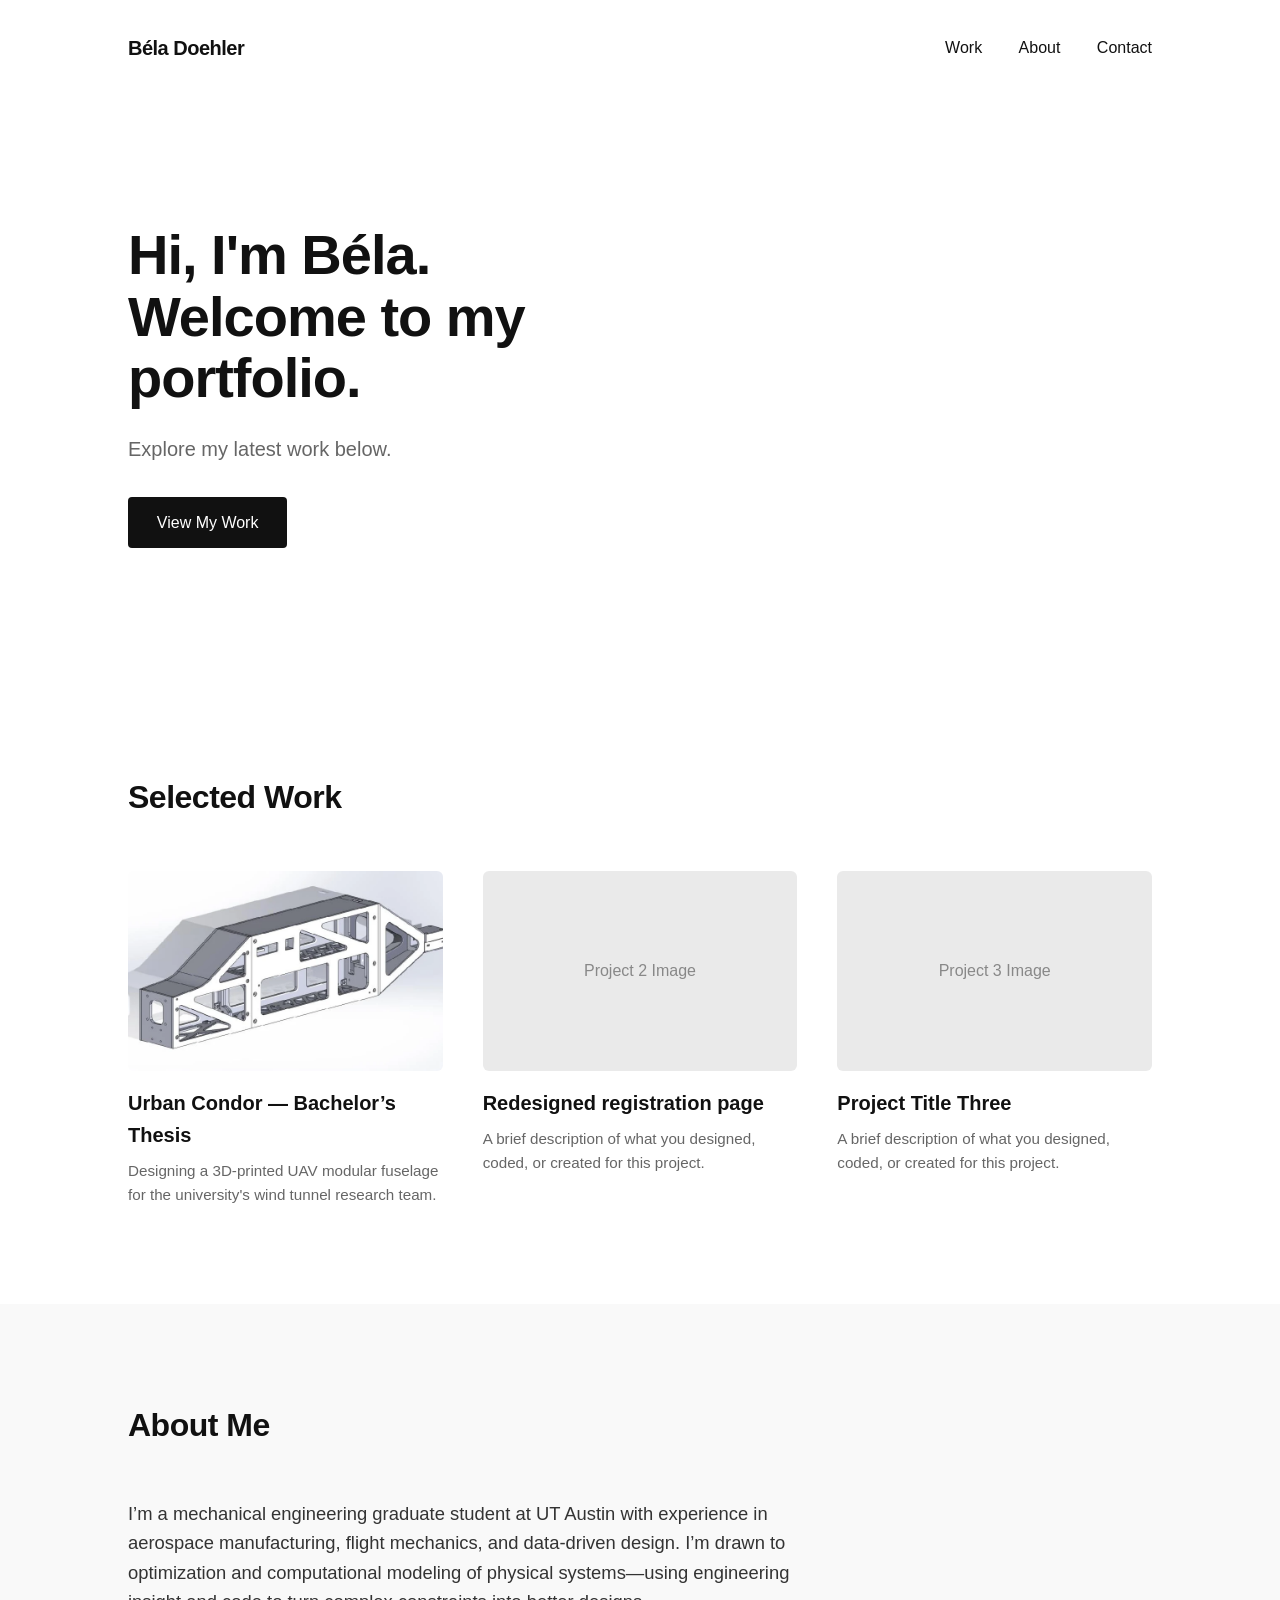
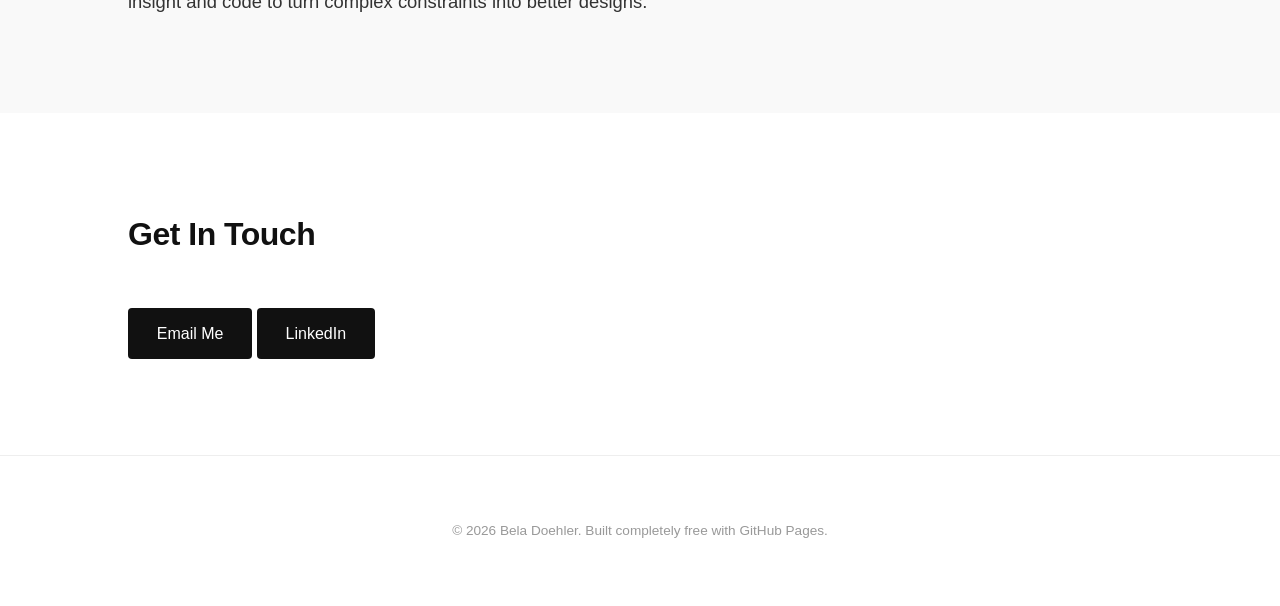
<file: index.html>
<!DOCTYPE html>
<html lang="en">
<head>
    <meta charset="UTF-8">
    <meta name="viewport" content="width=device-width, initial-scale=1.0">
    <title>Béla Doehler | Portfolio</title>
    <link rel="stylesheet" href="style.css">
</head>
<body>

    <!-- Header / Navigation -->
    <header>
        <div class="logo">Béla Doehler</div>
        <nav>
            <a href="#work">Work</a>
            <a href="#about">About</a>
            <a href="#contact">Contact</a>
        </nav>
    </header>

    <!-- Hero Section -->
    <section class="hero">
        <h1>Hi, I'm Béla. Welcome to my portfolio.</h1>
        <p>Explore my latest work below.</p>
        <a href="#work" class="btn">View My Work</a>
    </section>

    <!-- Work Section -->
    <section id="work" class="section">
        <h2>Selected Work</h2>
        <div class="grid">
            <div class="project-card">
                <div class="project-image-placeholder"><img src="image/thesis_cover.webp" alt="My project"></div>
                <h3>
                    <a href="thesis.html">Urban Condor — Bachelor’s Thesis</a>
                </h3>
                <p>Designing a 3D-printed UAV modular fuselage for the university's wind tunnel research team.</p>
            </div>
            <div class="project-card">
                <div class="project-image-placeholder">Project 2 Image</div>
                <h3>
                    <a href="course-planner/registration-redesign.html">Redesigned registration page</a>
                </h3>
                <p>A brief description of what you designed, coded, or created for this project.</p>
            </div>
            <div class="project-card">
                <div class="project-image-placeholder">Project 3 Image</div>
                <h3>Project Title Three</h3>
                <p>A brief description of what you designed, coded, or created for this project.</p>
            </div>
        </div>
    </section>

    <!-- About Section -->
    <section id="about" class="section alt-bg">
        <div class="about-container">
            <h2>About Me</h2>
            <p>I’m a mechanical engineering graduate student at UT Austin with experience in aerospace manufacturing,
                flight mechanics, and data-driven design.
                I’m drawn to optimization and computational modeling of physical systems—using engineering insight and code to turn complex constraints into better designs.</p>
        </div>
    </section>

    <!-- Contact Section -->
    <section id="contact" class="section">
        <h2>Get In Touch</h2>
        <a href="mailto:beladoehler@me.com" class="btn">Email Me</a>
        <a href="https://www.linkedin.com/in/beladoehler/" class="btn">LinkedIn</a>
    </section>

    <!-- Footer -->
    <footer>
        <p>&copy; 2026 Bela Doehler. Built completely free with GitHub Pages.</p>
    </footer>

</body>
</html>
</file>
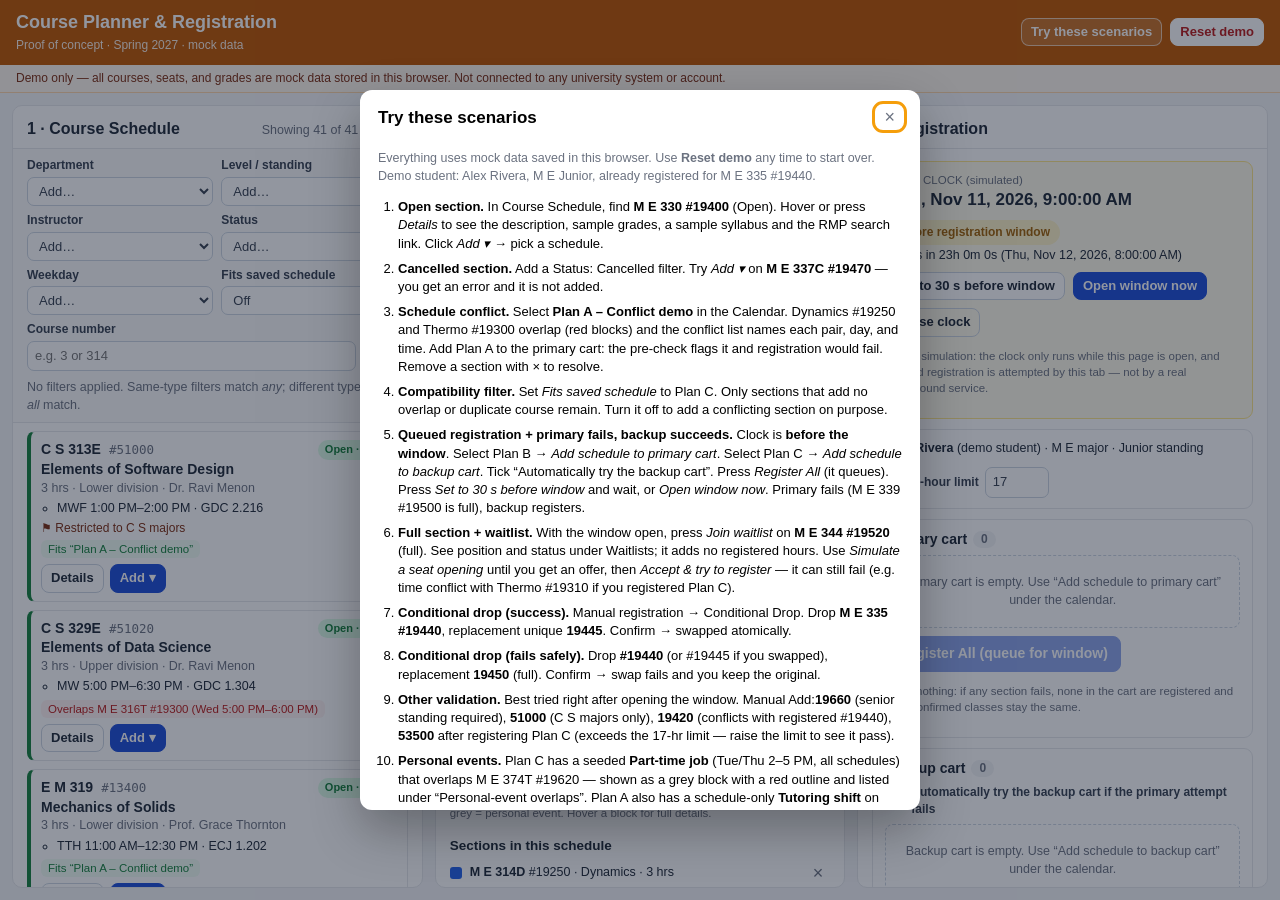
<file: course-planner/proof_of_concept/index.html>
<!doctype html>
<html lang="en">
<head>
  <meta charset="utf-8">
  <meta name="viewport" content="width=device-width, initial-scale=1">
  <title>Course Planner &amp; Registration — Proof of Concept</title>
  <link rel="stylesheet" href="css/styles.css">
</head>
<body>
  <a class="skip" href="#col-registration">Skip to Registration</a>
  <header class="topbar">
    <div class="brand">
      <h1>Course Planner &amp; Registration</h1>
      <span class="sub">Proof of concept · Spring 2027 · mock data</span>
    </div>
    <div class="top-actions">
      <button type="button" id="btn-guide" class="btn small">Try these scenarios</button>
      <button type="button" id="btn-reset" class="btn small danger">Reset demo</button>
    </div>
  </header>
  <p class="demo-banner">Demo only — all courses, seats, and grades are mock data stored in this browser. Not connected to any university system or account.
    <span id="storage-warn" hidden> ⚠ Browser storage is unavailable, so changes will be lost on refresh.</span></p>

  <main class="columns">
    <section id="col-courses" class="col" aria-labelledby="h-courses">
      <div class="col-head">
        <h2 id="h-courses">1 · Course Schedule</h2>
        <span id="courses-count" class="muted small" aria-live="polite"></span>
      </div>
      <div id="courses-filters"></div>
      <div id="courses-body" class="col-scroll" tabindex="-1"></div>
    </section>

    <section id="col-calendar" class="col" aria-labelledby="h-calendar">
      <div class="col-head"><h2 id="h-calendar">2 · Calendar</h2></div>
      <div id="calendar-body" class="col-scroll"></div>
    </section>

    <section id="col-registration" class="col" aria-labelledby="h-registration">
      <div class="col-head"><h2 id="h-registration">3 · Registration</h2></div>
      <div id="registration-body" class="col-scroll"></div>
    </section>
  </main>

  <div id="popover" class="popover" role="dialog" aria-labelledby="pop-title" hidden></div>
  <dialog id="dlg" aria-label="Dialog"></dialog>
  <div id="toasts" class="toasts" aria-live="polite"></div>

  <script src="js/data.js"></script>
  <script src="js/store.js"></script>
  <script src="js/logic.js"></script>
  <script src="js/panel-courses.js"></script>
  <script src="js/panel-calendar.js"></script>
  <script src="js/panel-registration.js"></script>
  <script src="js/export.js"></script>
  <script src="js/app.js"></script>
</body>
</html>
</file>
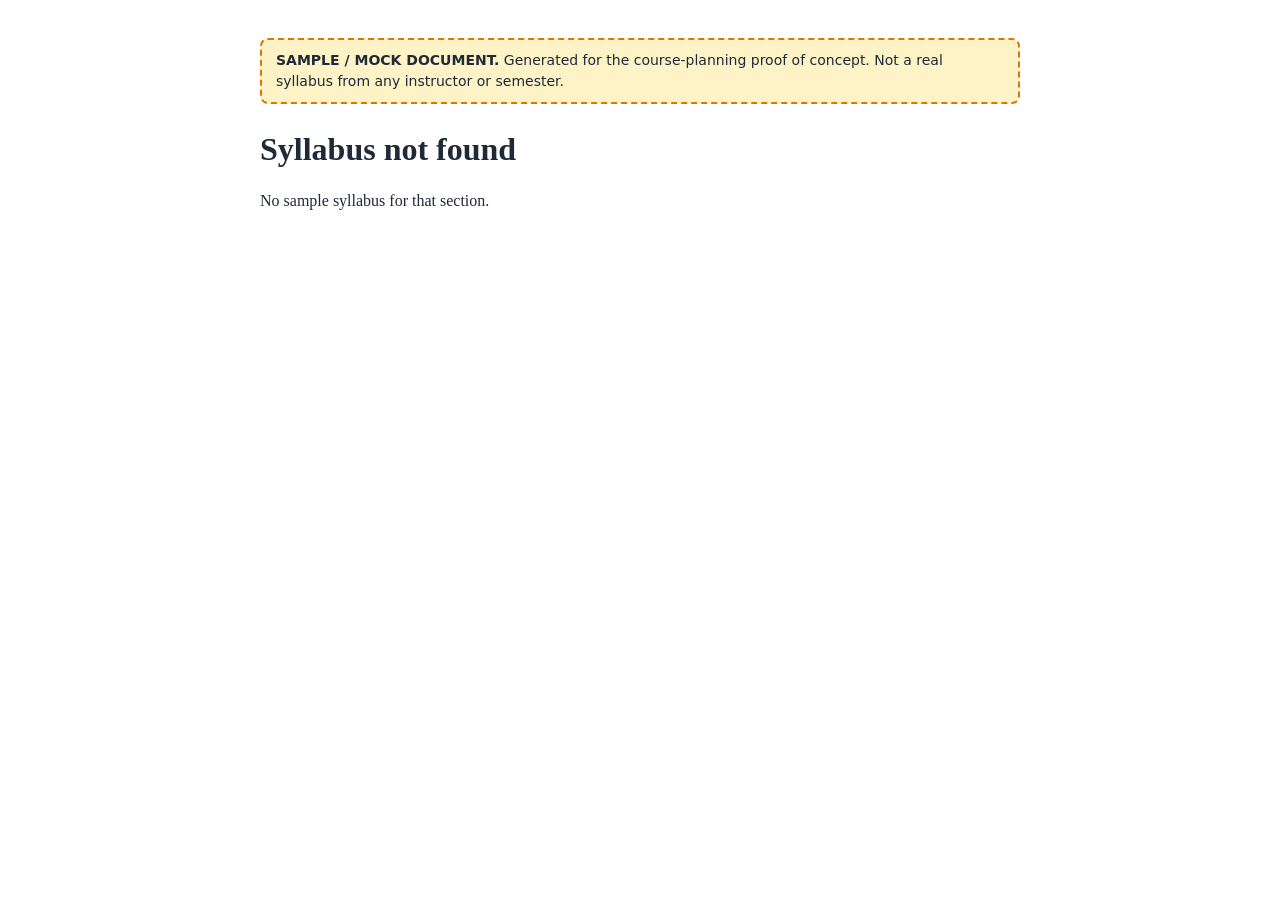
<file: course-planner/app/syllabi/sample-syllabus.html>
<!doctype html>
<html lang="en">
<head>
  <meta charset="utf-8">
  <meta name="viewport" content="width=device-width, initial-scale=1">
  <title>Sample past syllabus (mock)</title>
  <style>
    body { font-family: Georgia, "Times New Roman", serif; max-width: 760px; margin: 0 auto; padding: 24px 16px 60px; color: #1f2937; line-height: 1.5; }
    .mock { background: #fef3c7; border: 2px dashed #d97706; padding: 10px 14px; border-radius: 8px; font-family: system-ui, sans-serif; font-size: 14px; }
    h1 { margin-bottom: 0; } .meta { color: #6b7280; margin-top: 4px; }
    table { border-collapse: collapse; width: 100%; } td, th { border: 1px solid #d1d5db; padding: 6px 8px; text-align: left; }
  </style>
</head>
<body>
  <p class="mock"><strong>SAMPLE / MOCK DOCUMENT.</strong> Generated for the course-planning proof of concept. Not a real syllabus from any instructor or semester.</p>
  <main id="out"><p>Loading…</p></main>
  <script src="../js/data.js"></script>
  <script>
    (function () {
      const u = new URLSearchParams(location.search).get('u');
      const s = SEED.sections.find(x => x.unique === u);
      const out = document.getElementById('out');
      const esc = t => String(t).replace(/[&<>"]/g, c => ({ '&': '&amp;', '<': '&lt;', '>': '&gt;', '"': '&quot;' }[c]));
      if (!s) { out.innerHTML = '<h1>Syllabus not found</h1><p>No sample syllabus for that section.</p>'; return; }
      const weeks = ['Course overview and fundamentals', 'Core concepts I', 'Core concepts II', 'Applications and worked problems', 'Exam 1 review / Exam 1',
        'Intermediate topics', 'Design and analysis case study', 'Lab / project work session', 'Exam 2 review / Exam 2', 'Advanced topics', 'Team project presentations', 'Final review'];
      out.innerHTML =
        '<h1>' + esc(s.dept + ' ' + s.num + ': ' + s.title) + '</h1>' +
        '<p class="meta">Sample past syllabus · Fall 2025 (mock) · ' + esc(s.instructor) + '</p>' +
        '<h2>Description</h2><p>' + esc(s.description) + '</p>' +
        '<h2>Meetings</h2><ul>' + s.meetings.map(m => '<li>' + esc(m) + '</li>').join('') + '</ul>' +
        '<h2>Grading (sample)</h2><table><tr><th>Component</th><th>Weight</th></tr>' +
        [['Homework', '20%'], ['Quizzes', '10%'], ['Exam 1', '20%'], ['Exam 2', '20%'], ['Final project / exam', '30%']].map(r => '<tr><td>' + r[0] + '</td><td>' + r[1] + '</td></tr>').join('') + '</table>' +
        '<h2>Tentative schedule (sample)</h2><ol>' + weeks.map(w => '<li>' + w + '</li>').join('') + '</ol>';
      document.title = s.dept + ' ' + s.num + ' sample syllabus (mock)';
    })();
  </script>
</body>
</html>
</file>
<file: style.css>
/* Reset & Base Styles */
* {
    margin: 0;
    padding: 0;
    box-sizing: border-box;
}
body {
    font-family: -apple-system, BlinkMacSystemFont, "Segoe UI", Roboto, Helvetica, Arial, sans-serif;
    color: #111111;
    background-color: #ffffff;
    line-height: 1.6;
    scroll-behavior: smooth;
}
a {
    text-shadow: none;
    color: inherit;
    text-decoration: none;
}

/* Header & Nav */
header {
    display: flex;
    justify-content: space-between;
    align-items: center;
    padding: 2rem 10%;
    position: sticky;
    top: 0;
    background: rgba(255, 255, 255, 0.95);
    z-index: 100;
}
.logo {
    font-weight: 700;
    font-size: 1.25rem;
    letter-spacing: -0.5px;
}
nav a {
    margin-left: 2rem;
    font-weight: 500;
    transition: color 0.2s ease;
}
nav a:hover {
    color: #666666;
}

/* Hero Section */
.hero {
    padding: 8rem 10%;
    max-width: 800px;
}
.hero h1 {
    font-size: 3.5rem;
    font-weight: 800;
    line-height: 1.1;
    margin-bottom: 1.5rem;
    letter-spacing: -1px;
}
.hero p {
    font-size: 1.25rem;
    color: #666666;
    margin-bottom: 2rem;
}

/* Global Buttons */
.btn {
    display: inline-block;
    background: #111111;
    color: #ffffff;
    padding: 0.8rem 1.8rem;
    border-radius: 4px;
    font-weight: 500;
    transition: background 0.2s ease;
}
.btn:hover {
    background: #333333;
}

/* Section Layouts */
.section {
    padding: 6rem 10%;
}
.alt-bg {
    background-color: #f9f9f9;
}
.section h2 {
    font-size: 2rem;
    font-weight: 700;
    margin-bottom: 3rem;
    letter-spacing: -0.5px;
}

/* Project Grid */
.grid {
    display: grid;
    grid-template-columns: repeat(auto-fit, minmax(300px, 1fr));
    gap: 2.5rem;
}
.project-card {
    display: flex;
    flex-direction: column;
}
.project-image-placeholder {
    width: 100%;
    height: 200px;
    background: #eaeaea;
    display: flex;
    align-items: center;
    justify-content: center;
    color: #888888;
    font-weight: 500;
    border-radius: 6px;
    margin-bottom: 1rem;
}
.project-image-placeholder {
    overflow: hidden;
}

.project-image-placeholder img {
    display: block;
    width: 100%;
    height: 100%;
    object-fit: cover;
    object-position: center;
    display: block;
}
.project-card h3 {
    font-size: 1.25rem;
    margin-bottom: 0.5rem;
}
.project-card p {
    color: #666666;
    font-size: 0.95rem;
}

/* About Layout */
.about-container {
    max-width: 700px;
}
.about-container p {
    font-size: 1.15rem;
    color: #333333;
}

/* Footer */
footer {
    text-align: center;
    padding: 4rem 10%;
    font-size: 0.85rem;
    color: #999999;
    border-top: 1px solid #eee;
}

/* Mobile Responsive adjustment */
@media (max-width: 768px) {
    .hero h1 { font-size: 2.5rem; }
    header { padding: 1.5rem 5%; }
    .section { padding: 4rem 5%; }
}
</file>
<file: course-planner/proof_of_concept/css/styles.css>
/* Course Planner POC — clean, functional styling */
:root {
  --bg: #f4f5f7; --panel: #ffffff; --ink: #1f2937; --muted: #6b7280; --line: #e5e7eb;
  --brand: #bf5700; --brand-ink: #ffffff; --primary: #1d4ed8; --primary-ink: #fff;
  --ok: #15803d; --ok-bg: #dcfce7; --bad: #b91c1c; --bad-bg: #fee2e2; --warn: #a16207; --warn-bg: #fef3c7;
  --info-bg: #e0f2fe; --neutral-bg: #f3f4f6;
  --radius: 10px; --top: 94px;
  font-family: -apple-system, BlinkMacSystemFont, "Segoe UI", Roboto, Helvetica, Arial, sans-serif;
}
* { box-sizing: border-box; }
html, body { margin: 0; height: 100%; }
body { background: var(--bg); color: var(--ink); font-size: 14px; line-height: 1.4; }
h1, h2, h3, h4 { margin: 0; }
button, input, select { font: inherit; color: inherit; }
:focus-visible { outline: 3px solid #f59e0b; outline-offset: 2px; }
.skip { position: absolute; left: -999px; top: 0; background: #000; color: #fff; padding: 8px; z-index: 100; }
.skip:focus { left: 8px; }

/* ---------- top ---------- */
.topbar { display: flex; align-items: center; justify-content: space-between; gap: 12px; padding: 10px 16px; background: var(--brand); color: var(--brand-ink); }
.brand h1 { font-size: 18px; }
.brand .sub { font-size: 12px; opacity: .9; }
.top-actions { display: flex; gap: 8px; flex-wrap: wrap; }
.topbar .btn { background: rgba(255,255,255,.15); color: #fff; border-color: rgba(255,255,255,.6); }
.topbar .btn:hover { background: rgba(255,255,255,.28); }
.topbar .btn.danger { background: #fff; color: var(--bad); border-color: #fff; }
.demo-banner { margin: 0; padding: 5px 16px; background: #fff7ed; border-bottom: 1px solid #fed7aa; font-size: 12px; color: #7c2d12; }

/* ---------- columns ---------- */
body { display: flex; flex-direction: column; height: 100vh; }
.columns { display: grid; grid-template-columns: repeat(3, minmax(0, 1fr)); gap: 12px; padding: 12px; flex: 1; min-height: 0; }
.col { background: var(--panel); border: 1px solid var(--line); border-radius: var(--radius); display: flex; flex-direction: column; min-height: 0; overflow: hidden; }
.col-head { display: flex; align-items: baseline; justify-content: space-between; gap: 8px; padding: 12px 14px 8px; border-bottom: 1px solid var(--line); }
.col-head h2 { font-size: 16px; }
.col-scroll { overflow-y: auto; padding: 12px 14px 24px; flex: 1; min-height: 0; }
#col-courses .col-scroll { padding-top: 8px; }

@media (max-width: 1100px) {
  body { height: auto; display: block; }
  .columns { grid-template-columns: 1fr; height: auto; }
  .col { overflow: visible; }
  #courses-body { max-height: 70vh; }
  #calendar-body, #registration-body { overflow: visible; }
}

/* ---------- generic ---------- */
.btn { display: inline-flex; align-items: center; gap: 4px; border: 1px solid #cbd5e1; background: #fff; border-radius: 8px; padding: 7px 12px; cursor: pointer; font-weight: 600; }
.btn:hover:not(:disabled) { background: #f1f5f9; }
.btn:disabled { opacity: .5; cursor: not-allowed; }
.btn.small { padding: 4px 9px; font-size: 13px; }
.btn.primary { background: var(--primary); color: var(--primary-ink); border-color: var(--primary); }
.btn.primary:hover:not(:disabled) { background: #1e40af; }
.btn.danger { color: var(--bad); border-color: #fca5a5; }
.btn.danger.solid { background: var(--bad); color: #fff; border-color: var(--bad); }
.btn.ghost { background: transparent; }
.icon-btn { border: 0; background: transparent; cursor: pointer; font-size: 18px; line-height: 1; padding: 2px 7px; border-radius: 6px; color: var(--muted); }
.icon-btn:hover { background: var(--neutral-bg); color: var(--ink); }
.link-btn { border: 0; background: none; color: var(--primary); text-decoration: underline; cursor: pointer; padding: 0; font-size: 13px; }
.btn-row { display: flex; flex-wrap: wrap; gap: 8px; margin: 8px 0; align-items: center; }
.btn-row.end { justify-content: flex-end; }
.btn-col { display: flex; flex-direction: column; gap: 4px; align-items: stretch; }
.muted { color: var(--muted); } .small { font-size: 12.5px; } .tiny { font-size: 11.5px; }
label { display: flex; flex-direction: column; gap: 3px; font-size: 12px; font-weight: 600; color: #374151; }
select, input[type=text], input[type=number] { border: 1px solid #cbd5e1; border-radius: 7px; padding: 5px 7px; background: #fff; font-weight: 400; font-size: 13px; min-width: 0; }
.badge { display: inline-block; font-size: 11px; font-weight: 700; padding: 2px 7px; border-radius: 999px; white-space: nowrap; text-transform: none; }
.badge.open { background: var(--ok-bg); color: var(--ok); }
.badge.closed { background: var(--warn-bg); color: var(--warn); }
.badge.cancelled { background: var(--bad-bg); color: var(--bad); text-decoration: line-through; }
.badge.neutral { background: var(--neutral-bg); color: var(--muted); }
.badge.big { font-size: 12px; padding: 4px 10px; }
.empty { border: 1px dashed #cbd5e1; border-radius: 8px; padding: 14px; text-align: center; color: var(--muted); margin: 6px 0; }
.empty p { margin: 4px 0; }
.ok-line { color: var(--ok); margin: 6px 0; }
.warn-text { color: var(--warn); }
.err { color: var(--bad); }
.count { background: var(--neutral-bg); border-radius: 999px; padding: 0 8px; font-size: 12px; color: var(--muted); font-weight: 600; }
.sub { font-size: 13.5px; margin: 16px 0 6px; }

/* ---------- filters ---------- */
.filters { padding: 8px 14px; border-bottom: 1px solid var(--line); background: #fafafa; }
.filter-grid { display: grid; grid-template-columns: 1fr 1fr; gap: 6px 8px; }
.filter-grid .span2 { grid-column: span 2; }
.filter-grid label { min-width: 0; }
.filter-grid select { width: 100%; }
.inline-input input { min-width: 0; }
.blk.conflict strong { font-size: 10.5px; }
.inline-input { display: flex; gap: 6px; } .inline-input input { flex: 1; }
.tags-row { display: flex; flex-wrap: wrap; align-items: center; gap: 6px; margin-top: 8px; min-height: 24px; }
.tags-row p { margin: 0; }
.tags { list-style: none; margin: 0; padding: 0; display: flex; flex-wrap: wrap; gap: 5px; }
.tag { display: inline-flex; align-items: center; gap: 2px; background: #dbeafe; color: #1e3a8a; border-radius: 999px; padding: 1px 2px 1px 9px; font-size: 12px; font-weight: 600; }
.tag-x { border: 0; background: transparent; cursor: pointer; font-size: 15px; line-height: 1; padding: 1px 6px; border-radius: 999px; color: #1e3a8a; }
.tag-x:hover { background: #bfdbfe; }

/* ---------- section cards ---------- */
.sec-list { list-style: none; margin: 0; padding: 0; display: flex; flex-direction: column; gap: 8px; }
.sec-card { border: 1px solid var(--line); border-left: 4px solid var(--ok); border-radius: 8px; padding: 8px 10px; background: #fff; }
.sec-card:hover { box-shadow: 0 2px 8px rgba(0,0,0,.07); }
.sec-card.status-closed { border-left-color: #f59e0b; }
.sec-card.status-cancelled { border-left-color: var(--bad); background: #fffafa; }
.sec-card.status-cancelled .sec-title { text-decoration: line-through; color: var(--muted); }
.sec-top { display: flex; align-items: center; gap: 8px; flex-wrap: wrap; }
.sec-top .course { font-weight: 800; }
.sec-top .uniq { font-family: ui-monospace, Menlo, monospace; color: var(--muted); font-size: 12.5px; }
.sec-top .badge { margin-left: auto; }
.sec-title { font-weight: 600; }
.sec-meta { font-size: 12.5px; color: var(--muted); }
.sec-meet { margin: 3px 0 0; padding-left: 16px; font-size: 12.5px; }
.sec-restr { font-size: 12px; color: #7c2d12; margin-top: 2px; }
.sec-flags { display: flex; flex-wrap: wrap; gap: 4px; margin-top: 4px; }
.fit, .chip { font-size: 11.5px; padding: 1px 7px; border-radius: 6px; }
.fit.ok { background: #f0fdf4; color: var(--ok); }
.fit.bad { background: #fef2f2; color: var(--bad); }
.chip.reg { background: #dbeafe; color: #1e40af; font-weight: 700; }
.chip.wl { background: var(--warn-bg); color: var(--warn); font-weight: 700; }
.sec-actions { display: flex; gap: 6px; margin-top: 6px; flex-wrap: wrap; }
.menu-wrap { position: relative; }
.menu { position: absolute; z-index: 20; top: calc(100% + 4px); left: 0; list-style: none; margin: 0; padding: 4px; background: #fff; border: 1px solid #cbd5e1; border-radius: 8px; box-shadow: 0 8px 24px rgba(0,0,0,.15); min-width: 240px; }
.menu button { display: block; width: 100%; text-align: left; border: 0; background: none; padding: 7px 9px; border-radius: 6px; cursor: pointer; font-size: 13px; }
.menu button:hover, .menu button:focus { background: #eff6ff; }

/* ---------- popover ---------- */
.popover { position: fixed; z-index: 50; width: 340px; max-height: 80vh; overflow: auto; background: #fff; border: 1px solid #cbd5e1; border-radius: 10px; box-shadow: 0 12px 32px rgba(0,0,0,.18); padding: 12px 14px; }
.popover.sheet { left: 8px !important; right: 8px; bottom: 8px; top: auto !important; width: auto; max-height: 60vh; }
.popover p { margin: 6px 0; }
.popover h3 { font-size: 15px; }
.popover h4 { font-size: 13px; margin-top: 10px; display: flex; gap: 6px; align-items: center; }
.pop-head { display: flex; justify-content: space-between; align-items: flex-start; gap: 8px; }
.sample-tag { background: var(--warn-bg); color: var(--warn); font-size: 10px; padding: 1px 6px; border-radius: 4px; letter-spacing: .04em; }
.dist { display: flex; gap: 8px; align-items: flex-end; height: 90px; padding: 6px 0 0; }
.dist-col { display: flex; flex-direction: column; align-items: center; justify-content: flex-end; flex: 1; font-size: 11px; height: 100%; }
.dist-bar { width: 100%; background: #93c5fd; border-radius: 3px 3px 0 0; }
.dist-col small { color: var(--muted); }
.pop-links { padding-left: 18px; margin: 8px 0 0; }
.pop-links a { color: var(--primary); }

/* ---------- calendar ---------- */
.toolbar { display: flex; gap: 8px; align-items: flex-end; flex-wrap: wrap; margin-bottom: 10px; }
.toolbar .grow { flex: 1; min-width: 160px; }
.toolbar .btn-row { margin: 0; }
.week { border: 1px solid var(--line); border-radius: 8px; overflow: hidden; }
.week-head, .week-body { display: grid; grid-template-columns: 46px repeat(5, minmax(0, 1fr)); }
.week-head div { font-weight: 700; font-size: 12px; text-align: center; padding: 5px 0; background: #f8fafc; border-bottom: 1px solid var(--line); }
.hours .hour { font-size: 10.5px; color: var(--muted); text-align: right; padding-right: 5px; transform: translateY(-6px); }
.hours .hour:first-child { transform: none; }
.day-col { position: relative; border-left: 1px solid var(--line); background-image: linear-gradient(to bottom, var(--line) 1px, transparent 1px); }
.blk { position: absolute; background: var(--c); color: #fff; border-radius: 5px; padding: 2px 4px; font-size: 10.5px; line-height: 1.2; overflow: hidden; display: flex; flex-direction: column; box-shadow: 0 1px 2px rgba(0,0,0,.15); }
.blk strong { font-size: 11px; white-space: nowrap; overflow: hidden; text-overflow: ellipsis; }
.blk span { white-space: nowrap; overflow: hidden; text-overflow: ellipsis; }
.blk .room { opacity: .9; }
.blk.not-open { background-image: repeating-linear-gradient(45deg, rgba(255,255,255,.18) 0 6px, transparent 6px 12px); }
.blk.conflict { background: var(--c); outline: 3px solid #dc2626; outline-offset: -3px; box-shadow: 0 0 0 2px #fecaca; }
.blk.conflict::after { content: ''; position: absolute; inset: 0; background: rgba(220, 38, 38, .45); pointer-events: none; }
.blk .conf-flag { position: relative; z-index: 1; font-weight: 800; }
.blk > * { position: relative; z-index: 1; }
.legend { list-style: none; padding: 0; margin: 0; display: flex; flex-direction: column; gap: 3px; }
.legend li { display: flex; align-items: center; gap: 8px; font-size: 12.5px; }
.lg-main { flex: 1; }
.swatch { width: 12px; height: 12px; border-radius: 3px; background: var(--c); flex: none; }
.conflicts { margin: 0; padding-left: 18px; color: var(--bad); font-size: 12.5px; }
.conflicts li { margin-bottom: 3px; }
.stats { display: grid; grid-template-columns: 1fr 1fr; gap: 6px; margin: 0; }
.stats div { background: #f8fafc; border: 1px solid var(--line); border-radius: 8px; padding: 6px 8px; }
.stats dt { font-size: 11.5px; color: var(--muted); }
.stats dd { margin: 0; font-weight: 700; font-size: 15px; }
.stats dd small { font-weight: 400; color: var(--muted); font-size: 11.5px; }
.cart-actions { margin-top: 14px; }

/* ---------- registration ---------- */
.card { border: 1px solid var(--line); border-radius: 9px; padding: 10px 12px; margin-bottom: 10px; background: #fff; }
.card h3 { font-size: 14px; display: flex; align-items: center; gap: 6px; margin-bottom: 6px; }
.row-card { display: flex; justify-content: space-between; align-items: center; gap: 10px; flex-wrap: wrap; }
.inline-label { flex-direction: row; align-items: center; gap: 6px; }
.inline-label input { width: 64px; }
.clock-card.is-before { background: #fffbeb; border-color: #fde68a; }
.clock-card.is-open { background: #f0fdf4; border-color: #bbf7d0; }
.clock-row { display: flex; justify-content: space-between; align-items: center; gap: 8px; flex-wrap: wrap; }
.clock-now { font-size: 17px; font-weight: 800; font-variant-numeric: tabular-nums; }
#clock-countdown { font-variant-numeric: tabular-nums; margin-top: 2px; }
.cart { list-style: none; margin: 4px 0; padding: 0; display: flex; flex-direction: column; gap: 4px; }
.cart li { display: flex; align-items: center; gap: 8px; border: 1px solid var(--line); border-radius: 7px; padding: 6px 8px; font-size: 12.5px; }
.cart li > span:first-child { flex: 1; }
.check { flex-direction: row; align-items: center; gap: 6px; font-weight: 600; margin-bottom: 6px; }
.precheck { background: var(--bad-bg); border-radius: 7px; padding: 6px 10px; margin: 6px 0; color: #7f1d1d; }
.precheck p { margin: 0 0 3px; } .precheck ul { margin: 0; padding-left: 18px; }
.banner { border-radius: 7px; padding: 7px 10px; margin: 6px 0; font-size: 12.5px; }
.banner.queued { background: var(--info-bg); border: 1px solid #7dd3fc; }
.banner.info { background: var(--warn-bg); }
.attempt { border: 1px solid var(--line); border-radius: 8px; padding: 8px 10px; margin: 6px 0; }
.attempt.ok { border-color: #86efac; } .attempt.fail { border-color: #fca5a5; }
.att-head { display: flex; justify-content: space-between; gap: 8px; flex-wrap: wrap; }
.att-sum { margin: 4px 0; font-weight: 600; }
.att-sum.good { color: var(--ok); } .att-sum.bad { color: var(--bad); }
.step { border-top: 1px dashed var(--line); padding-top: 6px; margin-top: 6px; }
.step-head { font-weight: 700; font-size: 12.5px; }
.results { list-style: none; padding: 0; margin: 4px 0; display: flex; flex-direction: column; gap: 3px; }
.results li { display: flex; gap: 6px; font-size: 12.5px; padding: 4px 6px; border-radius: 6px; }
.results li.good { background: var(--ok-bg); } .results li.bad { background: var(--bad-bg); } .results li.neutral { background: var(--neutral-bg); }
.results .ico { font-weight: 800; width: 14px; flex: none; }
.err-list { color: var(--bad); margin: 4px 0; padding-left: 18px; }
.history summary { cursor: pointer; font-size: 12.5px; color: var(--primary); margin-top: 6px; }
.tabs { display: flex; gap: 4px; border-bottom: 1px solid var(--line); margin-bottom: 8px; }
.tabs button { border: 0; background: none; padding: 6px 10px; cursor: pointer; font-weight: 600; border-bottom: 3px solid transparent; color: var(--muted); }
.tabs button[aria-selected="true"] { color: var(--ink); border-bottom-color: var(--primary); }
.mt-panel > label { margin-bottom: 6px; }
.picker { border: 1px solid var(--line); border-radius: 7px; padding: 6px 8px 8px; margin: 0 0 8px; }
.picker legend { font-size: 12px; font-weight: 700; padding: 0 4px; }
.radio-row { display: flex; gap: 12px; flex-wrap: wrap; margin-bottom: 6px; }
.radio-row label { flex-direction: row; align-items: center; gap: 4px; font-weight: 500; }
.two { display: grid; grid-template-columns: 1fr 1fr; gap: 6px; }
.total { margin: 6px 0 0; }
.wl-item { align-items: flex-start !important; }

/* ---------- dialog & toasts ---------- */
dialog { border: 0; border-radius: 12px; padding: 0; width: min(560px, calc(100vw - 24px)); box-shadow: 0 20px 50px rgba(0,0,0,.3); }
dialog::backdrop { background: rgba(15, 23, 42, .45); }
.dlg-form { padding: 16px 18px; }
.dlg-form h2 { font-size: 17px; margin-bottom: 8px; }
.dlg-form input { width: 100%; margin-top: 4px; }
.guide { max-height: 80vh; overflow: auto; }
.scenarios { padding-left: 20px; font-size: 13px; }
.scenarios li { margin-bottom: 7px; }
.toasts { position: fixed; z-index: 60; right: 12px; bottom: 12px; display: flex; flex-direction: column; gap: 6px; max-width: min(420px, calc(100vw - 24px)); }
.toast { display: flex; gap: 8px; align-items: flex-start; padding: 9px 10px 9px 12px; border-radius: 8px; box-shadow: 0 6px 18px rgba(0,0,0,.18); background: #1f2937; color: #fff; font-size: 13px; border-left: 5px solid #60a5fa; }
.toast.success { border-left-color: #22c55e; } .toast.error { border-left-color: #ef4444; } .toast.warn { border-left-color: #f59e0b; }
.toast span { flex: 1; } .toast .icon-btn { color: #cbd5e1; }

@media (max-width: 520px) {
  .filter-grid, .two, .stats { grid-template-columns: 1fr; }
  .filter-grid .span2 { grid-column: auto; }
  .topbar { flex-direction: column; align-items: flex-start; }
}

/* ---------- personal events ---------- */
.blk.evt { background: #e5e7eb; color: #1f2937; border: 1px dashed #6b7280; box-shadow: none;
  background-image: repeating-linear-gradient(135deg, rgba(107,114,128,.14) 0 6px, transparent 6px 12px); }
.blk.evt.conflict { outline: 3px solid #dc2626; outline-offset: -3px; border-color: transparent; }
.blk.evt.conflict::after { background: rgba(220, 38, 38, .18); }
.blk.evt .conf-flag { color: #b91c1c; }
.evt-swatch { background: #e5e7eb; border: 1px dashed #6b7280; }
.evt-bar { display: flex; justify-content: space-between; align-items: center; gap: 8px; flex-wrap: wrap; margin-bottom: 4px; }
.evt-bar .check { margin: 0; }
.evt-list li .btn { padding: 2px 8px; }
.evt-conflicts { color: #92400e; background: #fffbeb; border-radius: 8px; padding: 6px 8px 6px 24px; }
.evt-form .radio-row { gap: 10px; }
.evt-form .two input { width: 100%; }
input[type=time] { border: 1px solid #cbd5e1; border-radius: 7px; padding: 5px 7px; background: #fff; font-weight: 400; font-size: 13px; }
</file>
